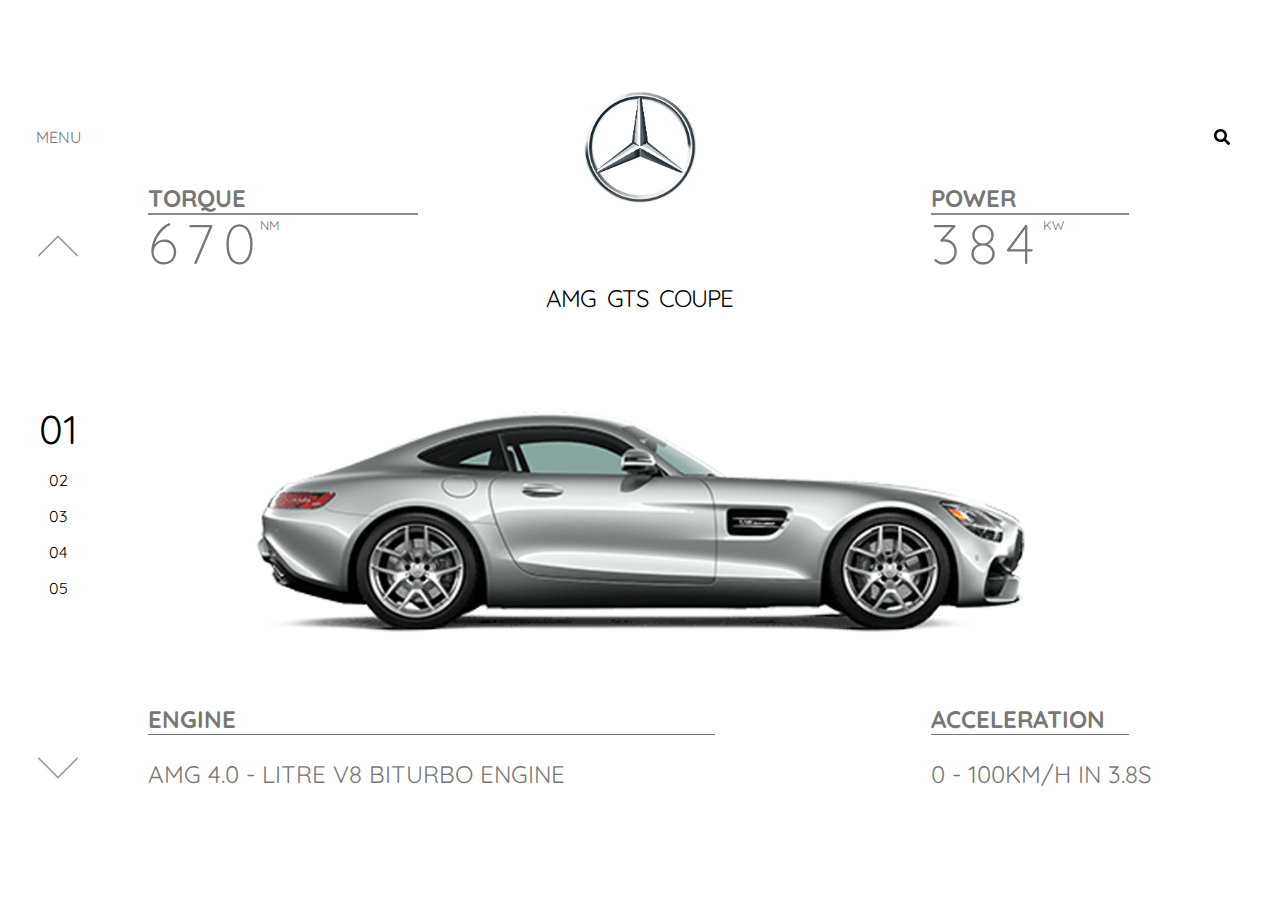
<file: index.html>
<!DOCTYPE html>
<html lang="en">

<head>
    <meta charset="UTF-8">
    <meta name="viewport" content="width=device-width, initial-scale=1.0">
    <meta http-equiv="X-UA-Compatible" content="ie=edge">
    <title>Mercedes</title>
    <link rel="stylesheet" href="/mercedes.css">
    <link
      href="https://fonts.googleapis.com/css?family=Quicksand:300&display=swap"
      rel="stylesheet"
    />
</head>

<body>
    <div class="main">
        <div class="menu">
            <p>menu</p>
        </div>
        <div class="logo-name">
            <img src="/assets/mercedes-logo.png" class="logo" alt="mercedes-logo">
            <!-- <p id="name"></p> -->
        </div>
        <div id="name" class="product-label"></div>
        <div class="search-cont">
            <input type="text" class="search-input">
            <img src="/assets/search-solid.svg" class="search" alt="search">
        </div>
        <div class="torque-cont">
            <p>torque</p>
            <hr>
            <div id="torque">
                <div class="digit-cont">
                    <span id='torqueNum1'>0 1 2 3 4 5 6 7 8 9</span>
                    <span id='torqueNum2'>0 1 2 3 4 5 6 7 8 9</span>
                    <span id='torqueNum3'>0 1 2 3 4 5 6 7 8 9</span>
                </div>
                <span class="unit">nm</span>
            </div>
            
        </div>
        <div class="power-cont">
            <p>power</p>
            <hr>
            <div id="power">
                <div class="digit-cont">
                    <span id='powerNum1'>0 1 2 3 4 5 6 7 8 9</span>
                    <span id='powerNum2'>0 1 2 3 4 5 6 7 8 9</span>
                    <span id='powerNum3'>0 1 2 3 4 5 6 7 8 9</span>
                </div>
                <span class="unit">kw</span>
            </div>
            
        </div>
        <aside class="side-nav" id="side-nav">
            <div>
                <img
                    data-direction="up"
                    src="/assets/chevron-down-thin.svg"
                    class="chevron"
                    id="up"
                />
            </div>
            <div id="numbers">
                <p class="selected">01</p>
                <p>02</p>
                <p>03</p>
                <p>04</p>
                <p>05</p>
            </div>
            <div>
                <img
                    data-direction="down"
                    src="/assets/chevron-down-thin.svg"
                    class="chevron"
                    id="down"
                />
            </div>
        </aside>
        <div class="main-display" id="imgDisplay">
            
        </div>
        <div class="engine-cont">
            <p>engine</p>
            <hr>
            <p id="engine"></p>
        </div>
        <div class="acc-cont">
            <p>acceleration</p>
            <hr>
            <p id="acceleration"></p>
        </div>
    </div>
</body>
<script src="/mercedes.js"></script>

</html>
</file>
<file: mercedes.css>
*{
    box-sizing: border-box;
}
body::after {
    content: "";
    position: fixed;
    top: 0; right: 0;
    bottom: 0; left: 0;
    background-color: white;
    opacity: 1;
    visibility: visible;
    transition: .4s ease-out;
}

body.hide-blind::after {
    opacity: 0;
    visibility: hidden;
}

body{
    --text-color: #333333;
    --gray-500: #777;
    --gray-200: #CCC;
    margin: 0%;
    padding: 0%;
    width: 100%;
    height: 100vh;
    font-family: 'Quicksand', 'Dosis', Courier, monospace;
}

.main{
    width: 100%;
    height: 100vh;
    display: grid;
    grid-template-columns: repeat(11, 1fr);
    grid-template-rows: repeat(2,0.7fr)  repeat(5, 1fr) 0.5fr;
}
.menu{
    display: flex;
    align-items: center;
    justify-content: center;
    height: 100%;
    width: 100%;
   color: #777777;
   text-transform: uppercase;
   grid-column: 1/2;
    grid-row: 2/3;
}
.logo-name{
    display: flex;
    align-items: center;
    justify-content: center;
    flex-direction: column;
    height: 100%;
    width: 100%;
   color: #777777;
   text-transform: uppercase;
    grid-column: 5/9;
    grid-row: 2/4;
}
.logo{
    width: 30vh;
    height: 30vh;
    object-fit: cover;
    position: absolute;
    top: 50%;
    left: 50%;
    transition: .5s ease-out;
    transform: translate(-50%, -50%);
    z-index: 5;
}
.logo-name p {
    font-size: 1.5rem;
}
.search-cont{
    display: flex;
    align-items: center;
    justify-content: center;
    flex-direction: column;
    height: 100%;
    width: 100%;
   color: #777777;
    grid-column: 11/12;
    grid-row: 2/3;
}
.search-input{
    display: none;
}
.search{
    width: 1rem;
    height: 1rem;
    color: #777777
}
.torque-cont{
    height: 100%;
    width: 100%;
   color: #777777;
   padding-left: 2rem;
    grid-column: 2/5;
    grid-row: 3/4;
}
.torque-cont p:first-child, .power-cont p:first-child,
.engine-cont p:first-child , .acc-cont p:first-child
{
    text-transform: uppercase;
    color: #777777;
    font-weight: bold;
    font-size: 1.5rem;
    margin: 0%;
    padding: 0%;
    /* text-indent: 3rem; */
}
.torque-cont hr, .power-cont hr {
    border: 1px solid #898989;
    height: 1px;
    width: 85%;
    background-color: #777777;
    text-align: left;
    margin: 0%;
}
#torque, #power{
    display: flex;
    text-transform: uppercase;
    font-size: 3.5rem;
    margin: 0%;
    padding: 0%;
    font-weight: lighter;
    
    /* text-indent: 3rem; */
}
#torque div > * , #power div > *{
    top: 0;
    transition: ease-in .9s;
}
.digit-cont{
    width: 2em;
    height: 1em;
    overflow: hidden;
    line-height: 1em;
    display: flex;
}
.digit-cont span {
    position: relative;
}

.unit {
    font-size: .8rem;
    font-weight: bolder;
    padding-top: 2px;
}

.torque-cont p:last-child sup, .power-cont p:last-child sup{
    font-size: 1rem;
}
.power-cont{
    height: 100%;
    width: 100%;
   color: #777777;
    grid-column: 9/11;
    grid-row: 3/4;
}
.side-nav{
    display: grid;
    grid-template-rows: 1fr 3fr 1fr;
    align-items: center;
    justify-content: center;
    text-align: center;
    grid-column: 1/2;
    grid-row: 3/8;
}

.product-label {
    display: flex;
    align-items: flex-end;
    justify-content: center;
    font-size: 1.5rem;
    text-align: center;
    text-transform: uppercase;
    grid-column: 5 / 8;
    grid-row:  3 / 4;
    letter-spacing: -1px;
    word-spacing: 5px;
}

.chevron{
    width: 40px;
}

.side-nav [data-direction=up] {
    transform: rotate(180deg);
    transform-origin: center;
}

#numbers p{
    transition: ease-in 0.5s;
}
.selected{
    font-size: 2.5rem;
    margin: 0%;
}
.main-display{
    width: 100%;
    height: 100%;
    grid-column: 2/11;
    grid-row: 4/7;
}
.scaling{
    animation: scaling .5s linear;
}
.main-display img {
    width: 100%;
    height: 100%;
    object-fit: contain;
}

.hide{
    display: none;
}
.engine-cont{
    grid-column: 2/8;
    grid-row: 7/8;
    padding-left: 2rem;
}
.acc-cont{
    grid-column: 9/11;
    grid-row: 7/8;
}
.engine-cont hr , .acc-cont hr {
    border: none;
    height: 1px;
    width: 85%;
    background-color: #777777;
    text-align: left;
    margin: 0%;
}
.engine-cont p:last-child , .acc-cont p:last-child {
    font-size: 1.5rem;
    text-transform: uppercase;
    color: #777777;
}

@keyframes scaling {
    from{
        transform: scale(0);
    }
    to{
        transform: scale(1);
    }
}

/* Extra small devices (phones, 600px and down) */
@media only screen and (max-width: 600px) {
    .main {
        grid-template-rows: repeat(2,0.5fr) repeat(5, 1fr) 0.4fr;
        padding: 5px;
    }
    .menu {
        font-size: 0.7em;
    }
    
    .product-label{
        align-items: flex-start;
    }

    .logo-name{
        grid-column: 5/8;
        grid-row: 2/3;
    }

    .logo-name p {
        font-size: .5em;
        font-weight: bold;
        text-align: center;
        margin: 0%;

    }

    .torque-cont p:first-child, 
    .power-cont p:first-child, 
    .engine-cont p:first-child, 
    .acc-cont p:first-child {
        font-size: .7em;
    }
    #torque, #power {
        font-size: 1em;
    }
    .first-sup {
        top: -21%;
        left: 59%;
    }
    .second-sup {
        top: -20%;
        left: 90%;
    }
    .torque-cont {
        padding-left: 0rem;
        grid-column: 2/5;
        grid-row: 3/4;
    }
    .main-display{
        grid-row: 4/6;
    }
    .side-nav{
        display: flex;
        grid-row: 7/8;
        grid-column: 1/12;
    }
    #numbers{
        display: flex;
        justify-content: center;
        align-items: center;
    }
    #numbers > p {
        margin: 0px 10px;
    }
    .selected{
        font-size: 1.7em;
    }
    
    .chevron {
        width: 25px;
        transform: rotate(270deg);
    }

    .torque-cont {
        padding-left: 5px;
        grid-column: 1/4;
    }

    .power-cont {
        grid-column: 8/11;
        padding-left: 5px;
    }

    .engine-cont {
        grid-column: 1/7;
        padding-left: 5px;
    }

    .acc-cont {
        grid-column: 7/11;
    }
    .side-nav [data-direction=up]{
        transform: rotate(90deg);
    }
    .engine-cont, .acc-cont{
        grid-row: 6/7;
        /* padding-left: 0rem */
    }
    .engine-cont p:last-child, .acc-cont p:last-child {
        font-size: .7em;
    }
    .acc-cont{
        grid-column: 8/11;
    }
}

/* Medium devices (landscape tablets, 768px and up) */
@media only screen and (max-width: 768px) {
    .engine-cont p:last-child, 
    .acc-cont p:last-child {
        font-size: 1rem;
    }
    
    .torque-cont p:first-child, 
    .power-cont p:first-child, 
    .engine-cont p:first-child, 
    .acc-cont p:first-child {
        font-size: 1rem;
    }
    #torque, #power{
        font-size: 2rem;
    }

    .product-label{
        position: relative;
        top: 30px;
        font-size: 1rem;
    }
}
</file>
